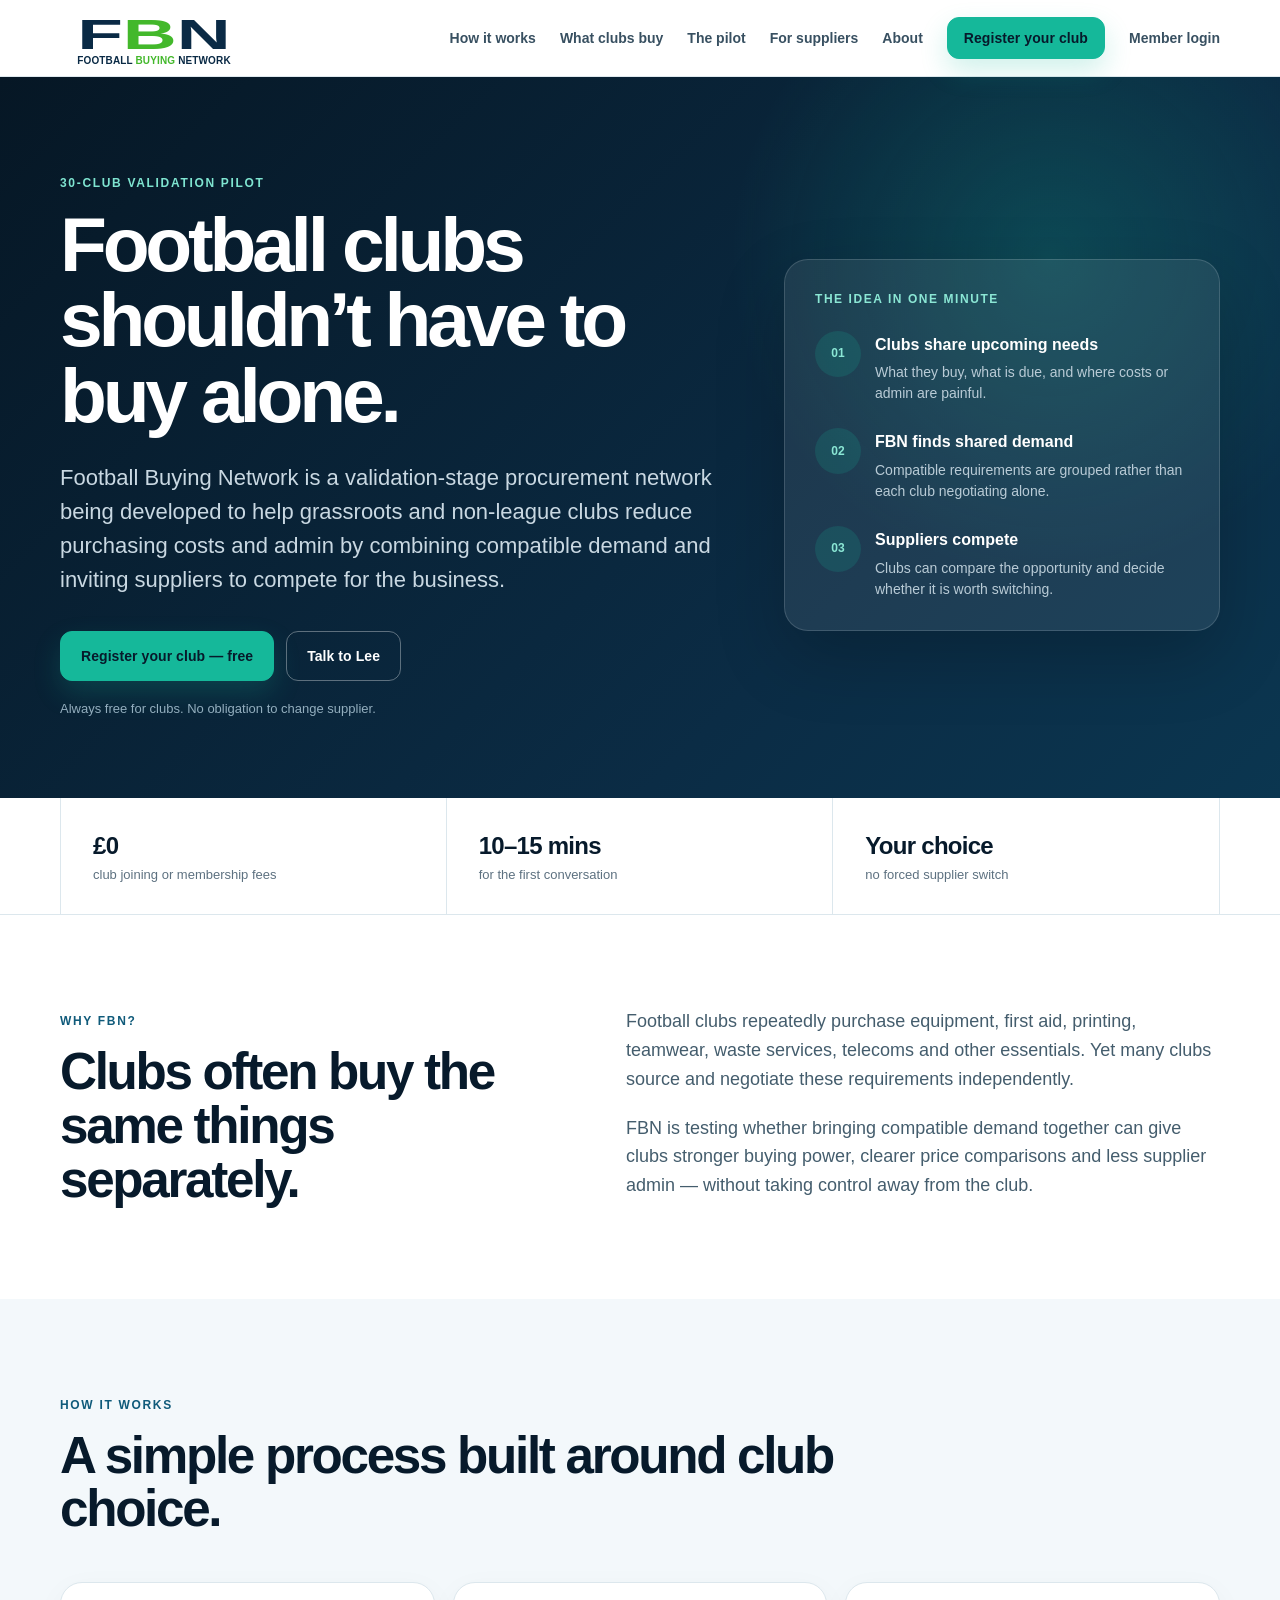
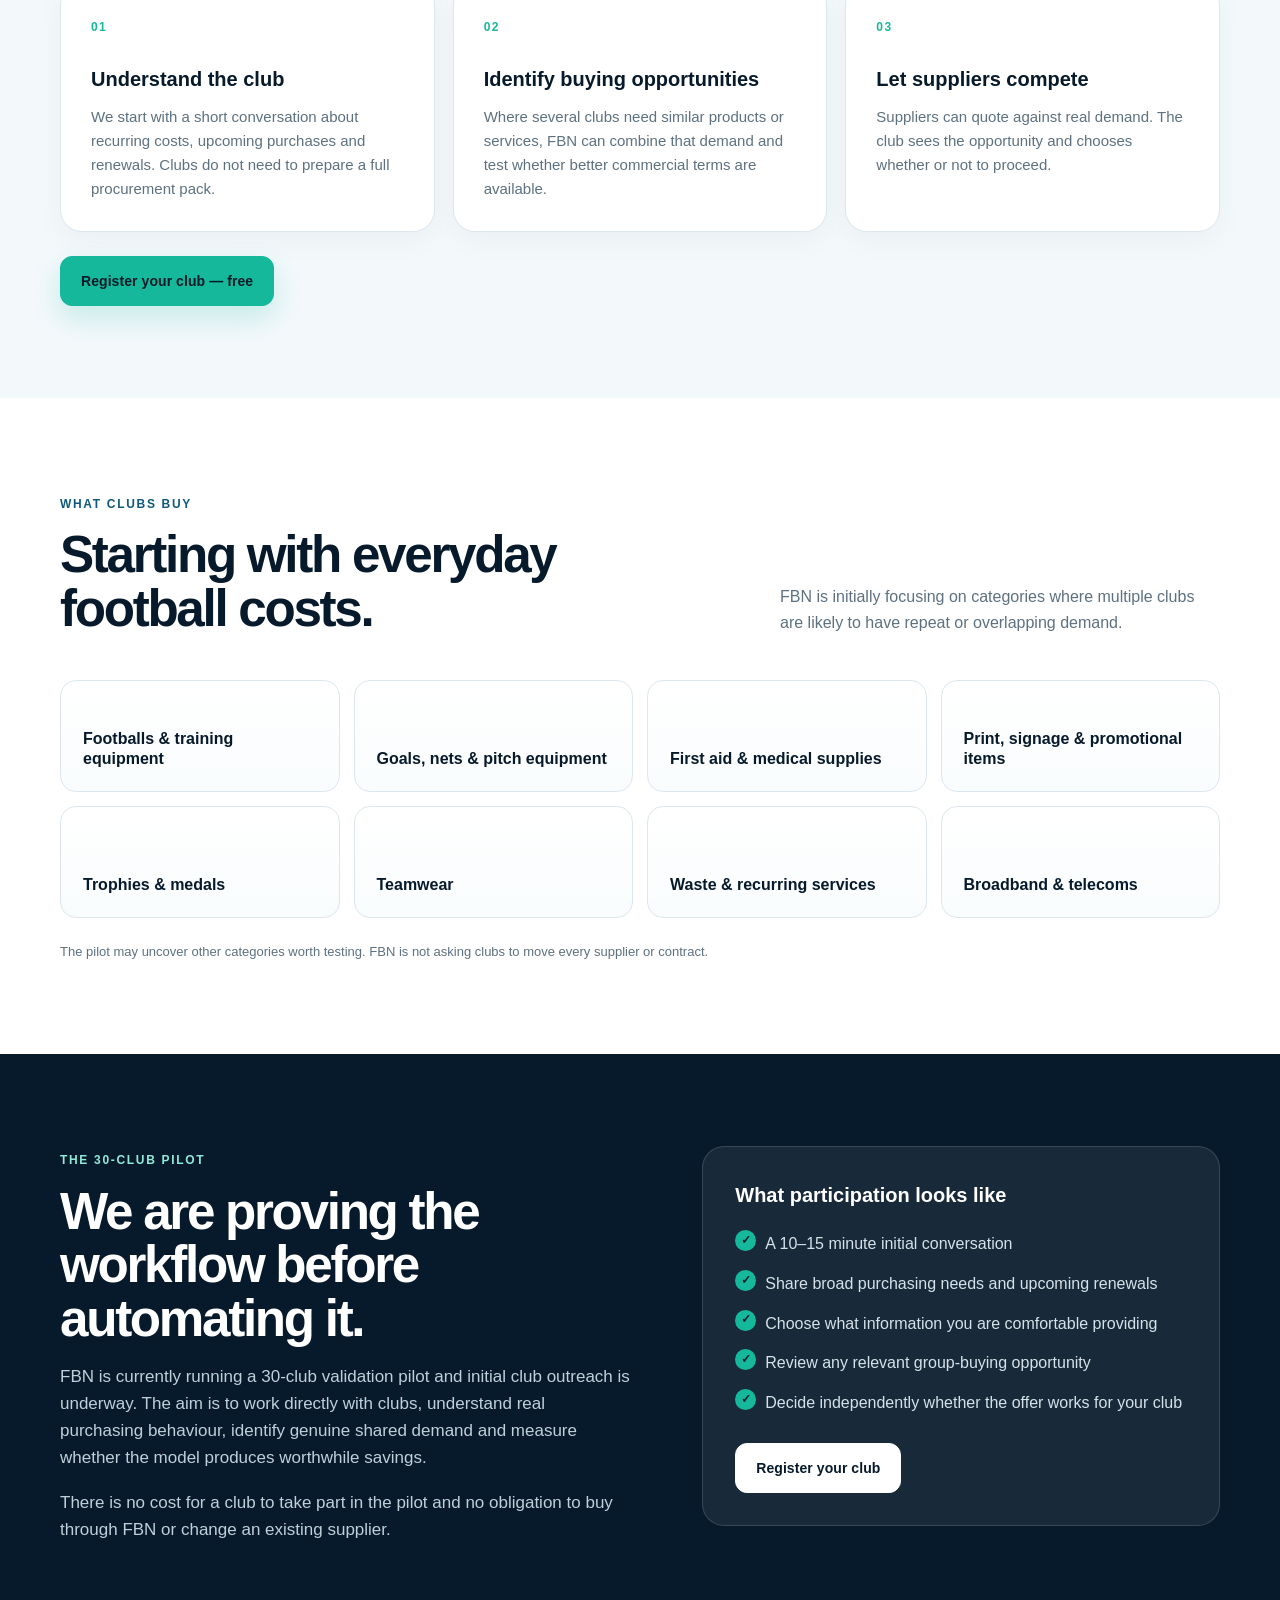
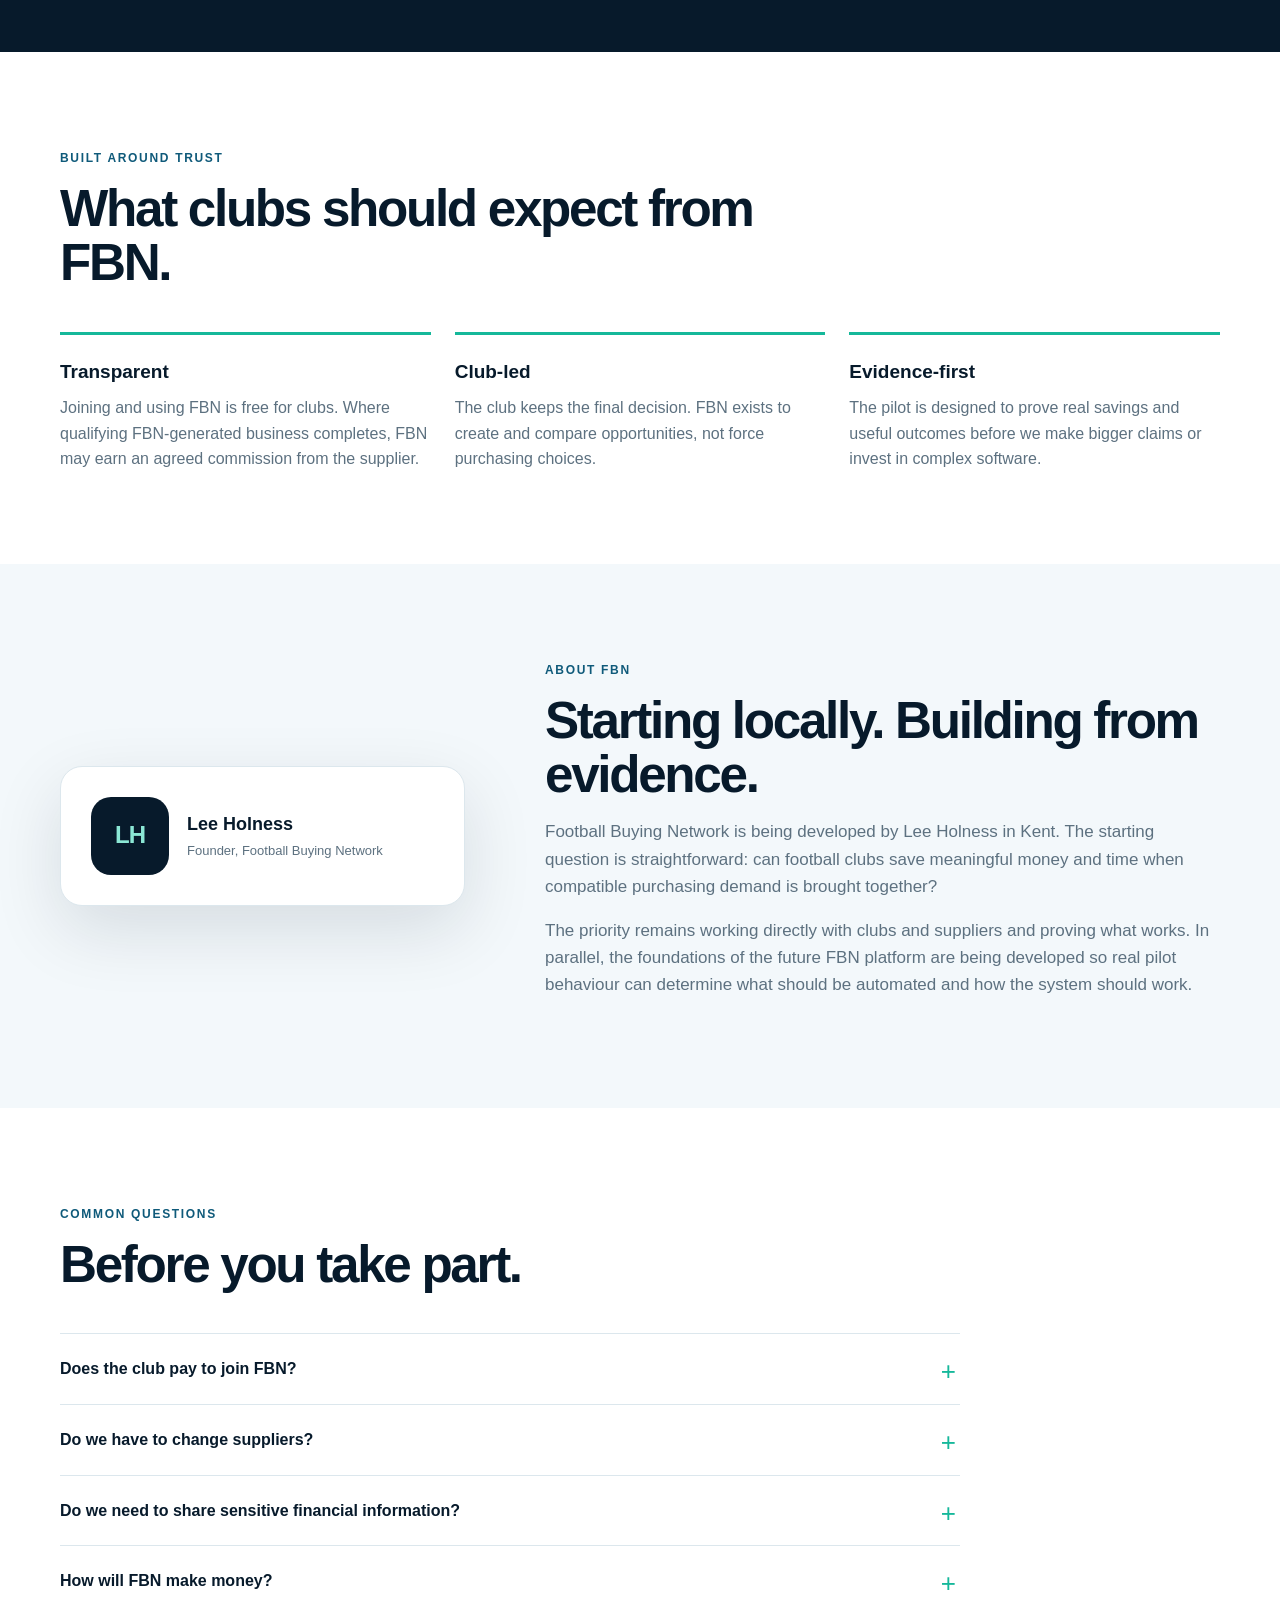
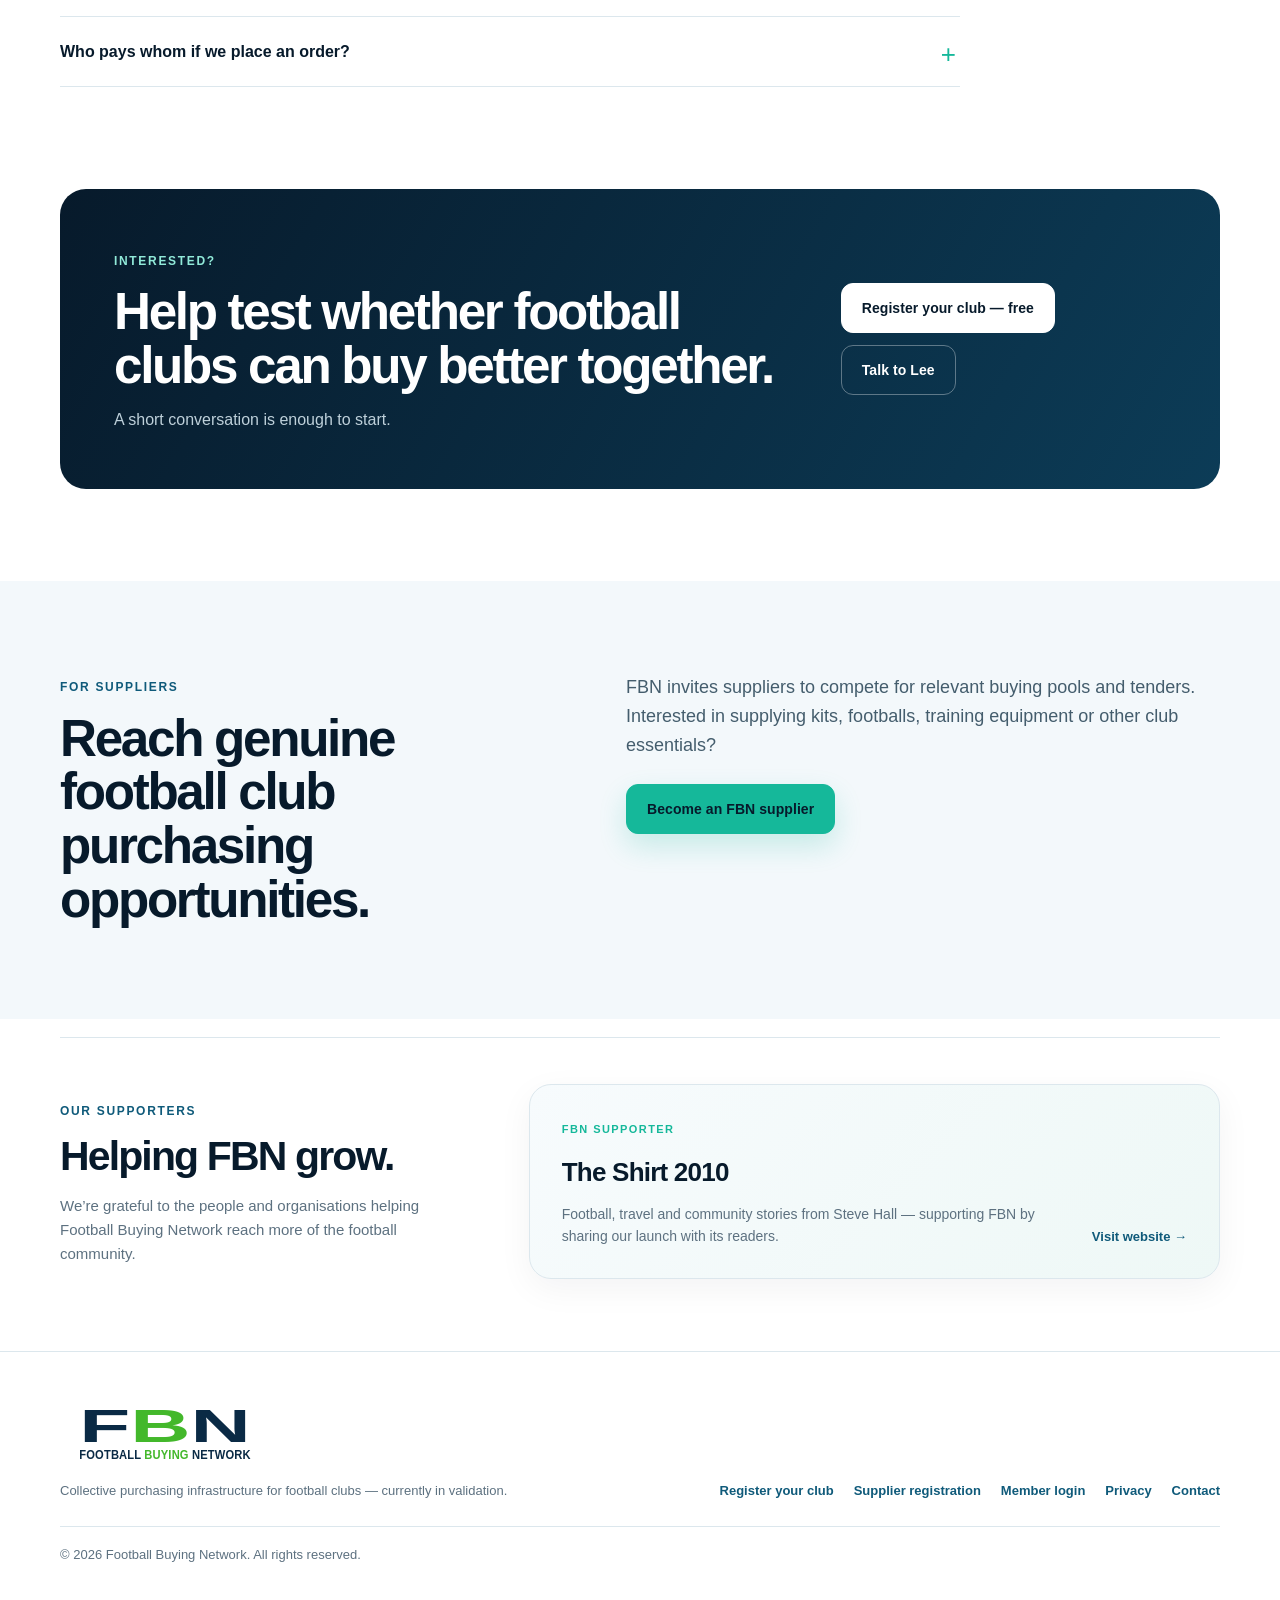
<file: index.html>
<!doctype html>
<html lang="en">
<head>
  <meta charset="utf-8">
  <meta name="viewport" content="width=device-width, initial-scale=1">
  <meta name="description" content="Football Buying Network is a validation-stage procurement network helping grassroots and non-league football clubs explore whether collective purchasing can reduce costs and admin.">
  <meta name="theme-color" content="#071a2b">
  <title>Football Buying Network | Smarter purchasing for football clubs</title>
  <link rel="icon" href="assets/favicon.svg" type="image/svg+xml">
  <link rel="stylesheet" href="styles.css?v=20261007-supporters">
  <style>.section-actions{margin-top:1.5rem}.nav-login{white-space:nowrap}</style>
</head>
<body>
  <a class="skip-link" href="#main">Skip to content</a>

  <header class="site-header">
    <div class="wrap nav-wrap">
      <a class="brand" href="#top" aria-label="Football Buying Network home">
          <img class="brand-logo" src="assets/fbn-logo.svg?v=20260927-final" alt="Football Buying Network">
        </a>

      <button class="menu-toggle" type="button" aria-expanded="false" aria-controls="site-nav">
        <span class="sr-only">Open menu</span>
        <span></span><span></span><span></span>
      </button>

      <nav id="site-nav" class="site-nav" aria-label="Main navigation">
        <a href="#how-it-works">How it works</a>
        <a href="#categories">What clubs buy</a>
        <a href="#pilot">The pilot</a>
        <a href="#suppliers">For suppliers</a>
        <a href="#about">About</a>
        <a class="button button-small" data-fbn-link="club" href="join.html">Register your club</a>
        <a class="nav-login" data-fbn-link="login" href="https://app.footballbuyingnetwork.co.uk/">Member login</a>
      </nav>
    </div>
  </header>

  <main id="main">
    <section id="top" class="hero">
      <div class="wrap hero-grid">
        <div class="hero-copy">
          <span class="eyebrow">30-club validation pilot</span>
          <h1>Football clubs shouldn’t have to buy alone.</h1>
          <p class="lead">Football Buying Network is a validation-stage procurement network being developed to help grassroots and non-league clubs reduce purchasing costs and admin by combining compatible demand and inviting suppliers to compete for the business.</p>
          <div class="hero-actions">
            <a class="button" data-fbn-link="club" href="join.html">Register your club — free</a>
            <a class="button button-ghost" href="mailto:lee@footballbuyingnetwork.co.uk?subject=Football%20Buying%20Network%20pilot">Talk to Lee</a>
          </div>
          <p class="micro">Always free for clubs. No obligation to change supplier.</p>
        </div>

        <aside class="hero-card" aria-label="Pilot overview">
          <p class="card-label">The idea in one minute</p>
          <ol class="flow-list">
            <li><span>01</span><div><strong>Clubs share upcoming needs</strong><p>What they buy, what is due, and where costs or admin are painful.</p></div></li>
            <li><span>02</span><div><strong>FBN finds shared demand</strong><p>Compatible requirements are grouped rather than each club negotiating alone.</p></div></li>
            <li><span>03</span><div><strong>Suppliers compete</strong><p>Clubs can compare the opportunity and decide whether it is worth switching.</p></div></li>
          </ol>
        </aside>
      </div>
    </section>

    <section class="proof-strip" aria-label="Pilot commitments">
      <div class="wrap proof-grid">
        <div><strong>£0</strong><span>club joining or membership fees</span></div>
        <div><strong>10–15 mins</strong><span>for the first conversation</span></div>
        <div><strong>Your choice</strong><span>no forced supplier switch</span></div>
      </div>
    </section>

    <section class="section" id="why">
      <div class="wrap split">
        <div>
          <span class="eyebrow">Why FBN?</span>
          <h2>Clubs often buy the same things separately.</h2>
        </div>
        <div class="rich-copy">
          <p>Football clubs repeatedly purchase equipment, first aid, printing, teamwear, waste services, telecoms and other essentials. Yet many clubs source and negotiate these requirements independently.</p>
          <p>FBN is testing whether bringing compatible demand together can give clubs stronger buying power, clearer price comparisons and less supplier admin — without taking control away from the club.</p>
        </div>
      </div>
    </section>

    <section class="section section-tint" id="how-it-works">
      <div class="wrap">
        <span class="eyebrow">How it works</span>
        <h2>A simple process built around club choice.</h2>
        <div class="steps">
          <article class="step-card">
            <span class="step-no">01</span>
            <h3>Understand the club</h3>
            <p>We start with a short conversation about recurring costs, upcoming purchases and renewals. Clubs do not need to prepare a full procurement pack.</p>
          </article>
          <article class="step-card">
            <span class="step-no">02</span>
            <h3>Identify buying opportunities</h3>
            <p>Where several clubs need similar products or services, FBN can combine that demand and test whether better commercial terms are available.</p>
          </article>
          <article class="step-card">
            <span class="step-no">03</span>
            <h3>Let suppliers compete</h3>
            <p>Suppliers can quote against real demand. The club sees the opportunity and chooses whether or not to proceed.</p>
          </article>
        </div>
        <div class="section-actions"><a class="button" data-fbn-link="club" href="join.html">Register your club — free</a></div>
      </div>
    </section>

    <section class="section" id="categories">
      <div class="wrap">
        <div class="section-head">
          <div>
            <span class="eyebrow">What clubs buy</span>
            <h2>Starting with everyday football costs.</h2>
          </div>
          <p>FBN is initially focusing on categories where multiple clubs are likely to have repeat or overlapping demand.</p>
        </div>
        <div class="category-grid">
          <div class="category">Footballs & training equipment</div>
          <div class="category">Goals, nets & pitch equipment</div>
          <div class="category">First aid & medical supplies</div>
          <div class="category">Print, signage & promotional items</div>
          <div class="category">Trophies & medals</div>
          <div class="category">Teamwear</div>
          <div class="category">Waste & recurring services</div>
          <div class="category">Broadband & telecoms</div>
        </div>
        <p class="note">The pilot may uncover other categories worth testing. FBN is not asking clubs to move every supplier or contract.</p>
      </div>
    </section>

    <section class="section pilot" id="pilot">
      <div class="wrap pilot-grid">
        <div>
          <span class="eyebrow eyebrow-light">The 30-club pilot</span>
          <h2>We are proving the workflow before automating it.</h2>
          <p>FBN is currently running a 30-club validation pilot and initial club outreach is underway. The aim is to work directly with clubs, understand real purchasing behaviour, identify genuine shared demand and measure whether the model produces worthwhile savings.</p>
          <p>There is no cost for a club to take part in the pilot and no obligation to buy through FBN or change an existing supplier.</p>
        </div>
        <div class="pilot-panel">
          <h3>What participation looks like</h3>
          <ul class="tick-list">
            <li>A 10–15 minute initial conversation</li>
            <li>Share broad purchasing needs and upcoming renewals</li>
            <li>Choose what information you are comfortable providing</li>
            <li>Review any relevant group-buying opportunity</li>
            <li>Decide independently whether the offer works for your club</li>
          </ul>
          <a class="button button-light" data-fbn-link="club" href="join.html">Register your club</a>
        </div>
      </div>
    </section>

    <section class="section" id="principles">
      <div class="wrap">
        <span class="eyebrow">Built around trust</span>
        <h2>What clubs should expect from FBN.</h2>
        <div class="principle-grid">
          <article><h3>Transparent</h3><p>Joining and using FBN is free for clubs. Where qualifying FBN-generated business completes, FBN may earn an agreed commission from the supplier.</p></article>
          <article><h3>Club-led</h3><p>The club keeps the final decision. FBN exists to create and compare opportunities, not force purchasing choices.</p></article>
          <article><h3>Evidence-first</h3><p>The pilot is designed to prove real savings and useful outcomes before we make bigger claims or invest in complex software.</p></article>
        </div>
      </div>
    </section>

    <section class="section section-tint" id="about">
      <div class="wrap about-grid">
        <div class="founder-card" aria-hidden="true">
          <div class="founder-mark">LH</div>
          <div>
            <strong>Lee Holness</strong>
            <span>Founder, Football Buying Network</span>
          </div>
        </div>
        <div>
          <span class="eyebrow">About FBN</span>
          <h2>Starting locally. Building from evidence.</h2>
          <p>Football Buying Network is being developed by Lee Holness in Kent. The starting question is straightforward: can football clubs save meaningful money and time when compatible purchasing demand is brought together?</p>
          <p>The priority remains working directly with clubs and suppliers and proving what works. In parallel, the foundations of the future FBN platform are being developed so real pilot behaviour can determine what should be automated and how the system should work.</p>
        </div>
      </div>
    </section>

    <section class="section faq" id="faq">
      <div class="wrap">
        <span class="eyebrow">Common questions</span>
        <h2>Before you take part.</h2>
        <div class="faq-list">
          <details>
            <summary>Does the club pay to join FBN?</summary>
            <p>No. FBN does not charge clubs to join or participate.</p>
          </details>
          <details>
            <summary>Do we have to change suppliers?</summary>
            <p>No. Clubs remain in control of their purchasing decisions. If an FBN opportunity is not right for your club, you do not have to proceed.</p>
          </details>
          <details>
            <summary>Do we need to share sensitive financial information?</summary>
            <p>No. The pilot focuses on purchasing categories, approximate spend, suppliers, renewal timing and buying needs. Clubs should not share bank details, card details, passwords, payroll data or other unnecessary sensitive information.</p>
          </details>
          <details>
            <summary>How will FBN make money?</summary>
            <p>The pilot model is supplier-funded. Clubs do not pay FBN to take part. Where qualifying FBN-generated business completes, FBN can earn an agreed supplier commission. FBN is funded through agreed supplier commissions on qualifying transactions.</p>
          </details>
          <details>
            <summary>Who pays whom if we place an order?</summary>
            <p>The club orders from and pays the supplier directly. FBN does not take the club’s purchase money. Once the supplier confirms qualifying FBN-generated business has completed and been paid, FBN separately reconciles and invoices any agreed supplier commission.</p>
          </details>
        </div>
      </div>
    </section>

    <section class="section cta">
      <div class="wrap cta-box">
        <div>
          <span class="eyebrow eyebrow-light">Interested?</span>
          <h2>Help test whether football clubs can buy better together.</h2>
          <p>A short conversation is enough to start.</p>
        </div>
        <div class="cta-actions"><a class="button button-light" data-fbn-link="club" href="join.html">Register your club — free</a><a class="button button-ghost" href="mailto:lee@footballbuyingnetwork.co.uk?subject=Football%20Buying%20Network%20pilot">Talk to Lee</a></div>
      </div>
    </section>
    <section class="section section-tint" id="suppliers">
      <div class="wrap split">
        <div><span class="eyebrow">For suppliers</span><h2>Reach genuine football club purchasing opportunities.</h2></div>
        <div class="rich-copy"><p>FBN invites suppliers to compete for relevant buying pools and tenders. Interested in supplying kits, footballs, training equipment or other club essentials?</p><div class="section-actions"><a class="button" data-fbn-link="supplier" href="mailto:lee@footballbuyingnetwork.co.uk?subject=FBN%20supplier%20registration">Become an FBN supplier</a></div></div>
      </div>
    </section>
    <section class="section supporters" id="supporters">
      <div class="wrap supporters-shell">
        <div class="supporters-copy">
          <span class="eyebrow">Our supporters</span>
          <h2>Helping FBN grow.</h2>
          <p>We’re grateful to the people and organisations helping Football Buying Network reach more of the football community.</p>
        </div>

        <a class="supporter-card" href="https://theshirt2010.co.uk/" target="_blank" rel="noopener noreferrer" aria-label="Visit The Shirt 2010 website">
          <div>
            <span class="supporter-type">FBN Supporter</span>
            <h3>The Shirt 2010</h3>
            <p>Football, travel and community stories from Steve Hall — supporting FBN by sharing our launch with its readers.</p>
          </div>
          <span class="supporter-link">Visit website <span aria-hidden="true">→</span></span>
        </a>
      </div>
    </section>
  </main>

  <footer class="site-footer">
    <div class="wrap footer-grid">
      <div>
        <a class="brand footer-brand" href="#top">
          <img class="brand-logo" src="assets/fbn-logo.svg?v=20260927-final" alt="Football Buying Network">
        </a>
        <p>Collective purchasing infrastructure for football clubs — currently in validation.</p>
      </div>
      <div class="footer-links">
        <a data-fbn-link="club" href="join.html">Register your club</a>
        <a data-fbn-link="supplier" href="mailto:lee@footballbuyingnetwork.co.uk?subject=FBN%20supplier%20registration">Supplier registration</a>
        <a data-fbn-link="login" href="https://app.footballbuyingnetwork.co.uk/">Member login</a>
        <a href="privacy.html">Privacy</a>
        <a href="mailto:lee@footballbuyingnetwork.co.uk?subject=Football%20Buying%20Network">Contact</a>
      </div>
      <p class="copyright">© <span id="year"></span> Football Buying Network. All rights reserved.</p>
    </div>
  </footer>

  <script src="app-links.js"></script>
  <script src="script.js"></script>
</body>
</html>
</file>
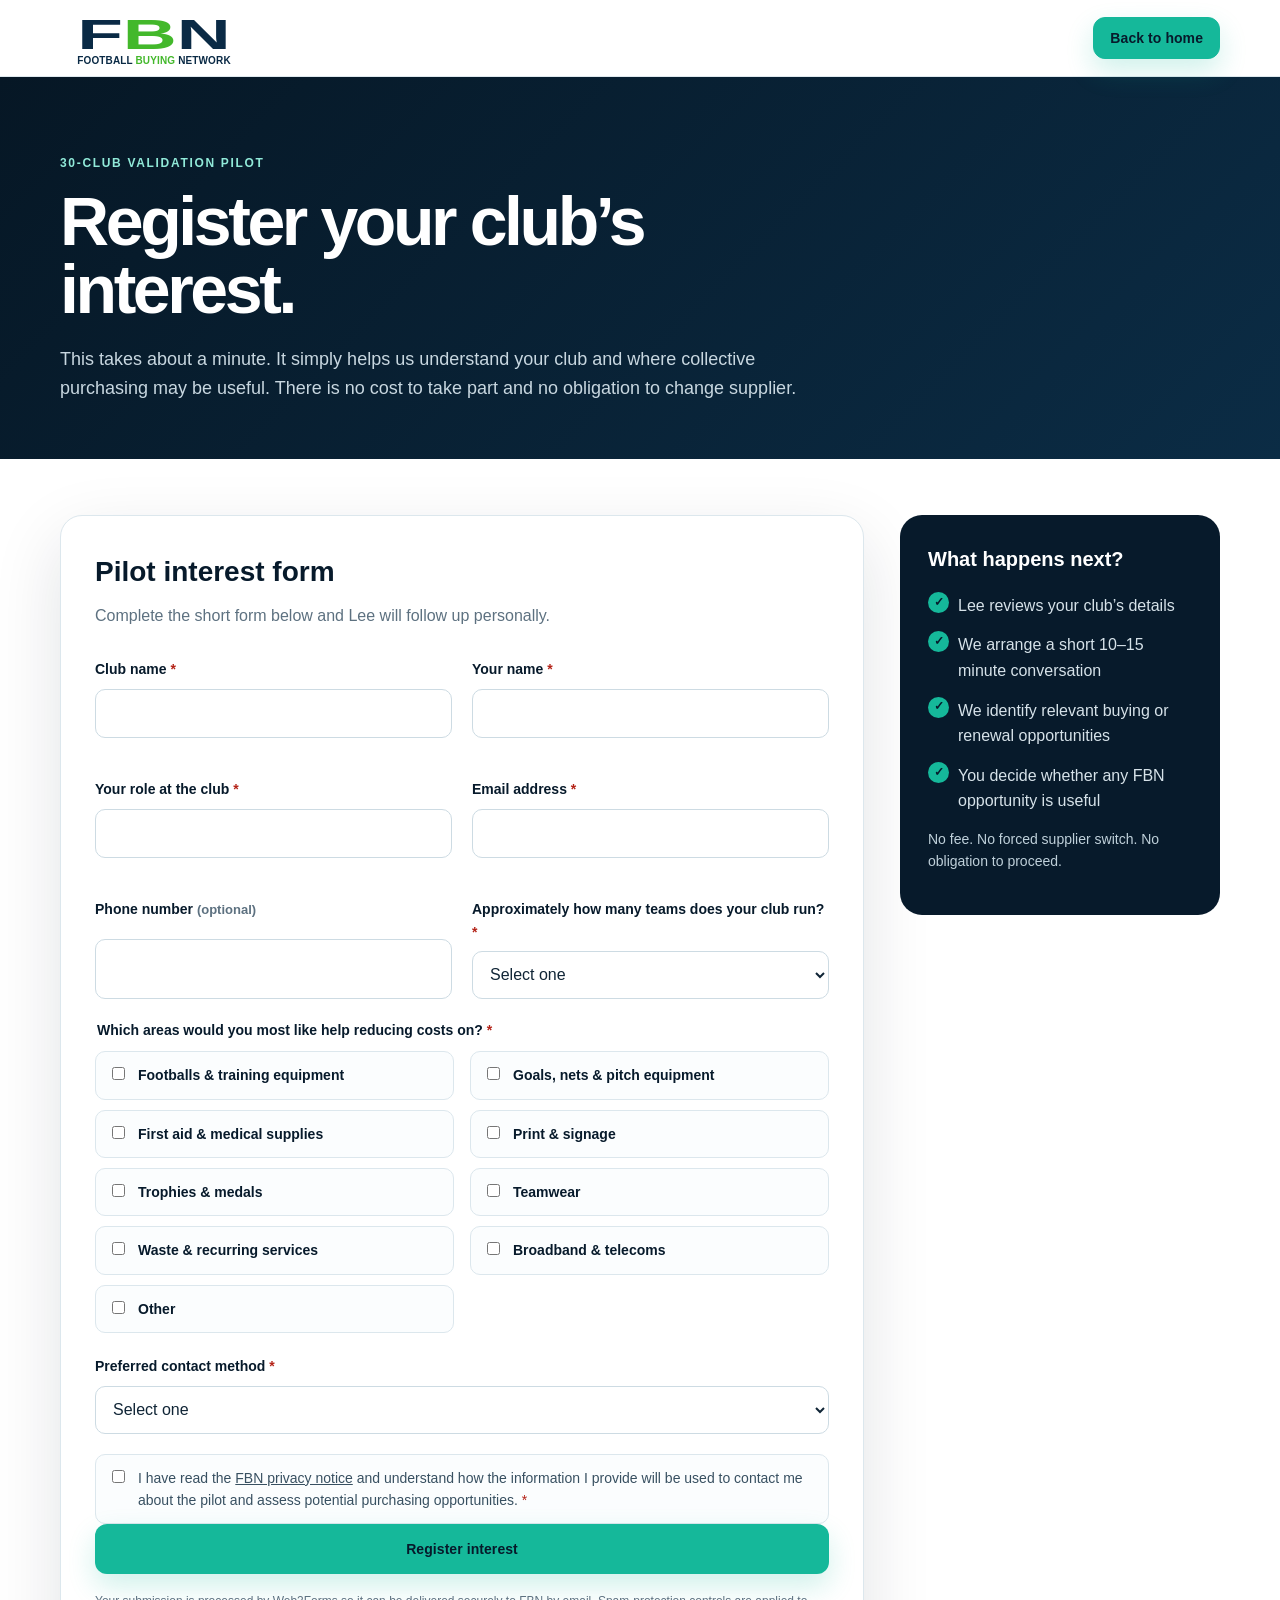
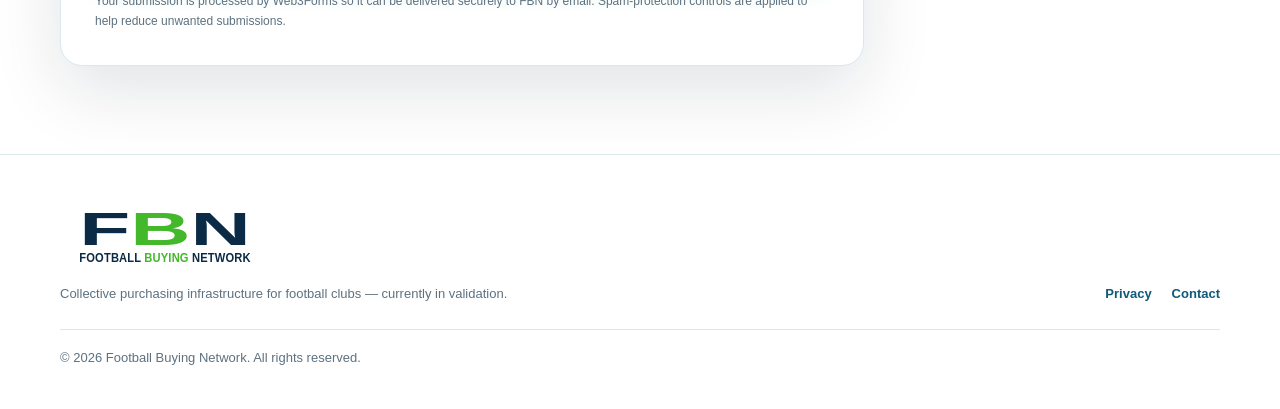
<file: join.html>
<!doctype html>
<html lang="en">
<head>
  <meta charset="utf-8">
  <meta name="viewport" content="width=device-width, initial-scale=1">
  <meta name="description" content="Register your club's interest in the Football Buying Network 30-club validation pilot.">
  <meta name="theme-color" content="#071a2b">
  <title>Join the Pilot | Football Buying Network</title>
  <link rel="icon" href="assets/favicon.svg" type="image/svg+xml">
  <link rel="stylesheet" href="styles.css">
</head>
<body>
  <header class="site-header">
    <div class="wrap nav-wrap">
      <a class="brand" href="index.html" aria-label="Football Buying Network home">
          <img class="brand-logo" src="assets/fbn-logo.svg?v=20260927-final" alt="Football Buying Network">
        </a>
      <a class="button button-small" href="index.html">Back to home</a>
    </div>
  </header>

  <main>
    <section class="form-hero">
      <div class="wrap">
        <span class="eyebrow eyebrow-light">30-club validation pilot</span>
        <h1>Register your club’s interest.</h1>
        <p>This takes about a minute. It simply helps us understand your club and where collective purchasing may be useful. There is no cost to take part and no obligation to change supplier.</p>
      </div>
    </section>

    <div class="wrap form-shell">
      <section class="form-card" aria-labelledby="form-title">
        <h2 id="form-title">Pilot interest form</h2>
        <p>Complete the short form below and Lee will follow up personally.</p>

        <form action="https://api.web3forms.com/submit" method="POST">
          <input type="hidden" name="access_key" value="24cc8421-e1ac-4268-a3cf-7a0f6edebf78">
          <input type="hidden" name="subject" value="New FBN Pilot Interest">
          <input type="hidden" name="redirect" value="https://www.footballbuyingnetwork.co.uk/thank-you.html">
          <input type="checkbox" name="botcheck" class="honey" style="display:none" tabindex="-1" autocomplete="off" aria-hidden="true">

          <div class="form-grid">
            <div class="form-group">
              <label for="club">Club name <span class="required">*</span></label>
              <input id="club" name="Club name" type="text" autocomplete="organization" required>
            </div>
            <div class="form-group">
              <label for="name">Your name <span class="required">*</span></label>
              <input id="name" name="Name" type="text" autocomplete="name" required>
            </div>
            <div class="form-group">
              <label for="role">Your role at the club <span class="required">*</span></label>
              <input id="role" name="Role at club" type="text" autocomplete="organization-title" required>
            </div>
            <div class="form-group">
              <label for="email">Email address <span class="required">*</span></label>
              <input id="email" name="email" type="email" autocomplete="email" required>
            </div>
            <div class="form-group">
              <label for="phone">Phone number <span class="note">(optional)</span></label>
              <input id="phone" name="Phone number" type="tel" autocomplete="tel">
            </div>
            <div class="form-group">
              <label for="teams">Approximately how many teams does your club run? <span class="required">*</span></label>
              <select id="teams" name="Approximate team count" required>
                <option value="" selected disabled>Select one</option>
                <option>1–5</option>
                <option>6–10</option>
                <option>11–20</option>
                <option>21–40</option>
                <option>41+</option>
              </select>
            </div>
          </div>

          <fieldset class="form-group full">
            <legend>Which areas would you most like help reducing costs on? <span class="required">*</span></legend>
            <div class="check-grid">
              <label class="check-option"><input type="checkbox" name="Areas of interest" value="Footballs & training equipment"> <span>Footballs & training equipment</span></label>
              <label class="check-option"><input type="checkbox" name="Areas of interest" value="Goals, nets & pitch equipment"> <span>Goals, nets & pitch equipment</span></label>
              <label class="check-option"><input type="checkbox" name="Areas of interest" value="First aid & medical supplies"> <span>First aid & medical supplies</span></label>
              <label class="check-option"><input type="checkbox" name="Areas of interest" value="Print & signage"> <span>Print & signage</span></label>
              <label class="check-option"><input type="checkbox" name="Areas of interest" value="Trophies & medals"> <span>Trophies & medals</span></label>
              <label class="check-option"><input type="checkbox" name="Areas of interest" value="Teamwear"> <span>Teamwear</span></label>
              <label class="check-option"><input type="checkbox" name="Areas of interest" value="Waste & recurring services"> <span>Waste & recurring services</span></label>
              <label class="check-option"><input type="checkbox" name="Areas of interest" value="Broadband & telecoms"> <span>Broadband & telecoms</span></label>
              <label class="check-option"><input type="checkbox" name="Areas of interest" value="Other"> <span>Other</span></label>
            </div>
          </fieldset>

          <div class="form-group full">
            <label for="contact">Preferred contact method <span class="required">*</span></label>
            <select id="contact" name="Preferred contact method" required>
              <option value="" selected disabled>Select one</option>
              <option>Email</option>
              <option>Phone</option>
              <option>Either is fine</option>
            </select>
          </div>

          <label class="check-option" for="privacy-check">
            <input id="privacy-check" name="Privacy acknowledgement" type="checkbox" value="Acknowledged" required>
            <span>I have read the <a href="privacy.html" target="_blank" rel="noopener">FBN privacy notice</a> and understand how the information I provide will be used to contact me about the pilot and assess potential purchasing opportunities. <span class="required">*</span></span>
          </label>

          <button class="button form-submit" type="submit">Register interest</button>
          <p class="form-note">Your submission is processed by Web3Forms so it can be delivered securely to FBN by email. Spam-protection controls are applied to help reduce unwanted submissions.</p>
        </form>
      </section>

      <aside class="form-aside">
        <h3>What happens next?</h3>
        <ul class="tick-list">
          <li>Lee reviews your club’s details</li>
          <li>We arrange a short 10–15 minute conversation</li>
          <li>We identify relevant buying or renewal opportunities</li>
          <li>You decide whether any FBN opportunity is useful</li>
        </ul>
        <p>No fee. No forced supplier switch. No obligation to proceed.</p>
      </aside>
    </div>
  </main>

  <footer class="site-footer">
    <div class="wrap footer-grid">
      <div>
        <a class="brand footer-brand" href="index.html">
          <img class="brand-logo" src="assets/fbn-logo.svg?v=20260927-final" alt="Football Buying Network">
        </a>
        <p>Collective purchasing infrastructure for football clubs — currently in validation.</p>
      </div>
      <div class="footer-links">
        <a href="privacy.html">Privacy</a>
        <a href="mailto:lee@footballbuyingnetwork.co.uk?subject=Football%20Buying%20Network">Contact</a>
      </div>
      <p class="copyright">© <span id="year"></span> Football Buying Network. All rights reserved.</p>
    </div>
  </footer>

  <script src="script.js"></script>
  <script>
    const areaBoxes = Array.from(document.querySelectorAll('input[name="Areas of interest"]'));
    const form = document.querySelector('form');
    form.addEventListener('submit', (event) => {
      if (!areaBoxes.some(box => box.checked)) {
        event.preventDefault();
        areaBoxes[0].setCustomValidity('Please select at least one area.');
        areaBoxes[0].reportValidity();
      }
    });
    areaBoxes.forEach(box => box.addEventListener('change', () => areaBoxes[0].setCustomValidity('')));
  </script>
</body>
</html>
</file>
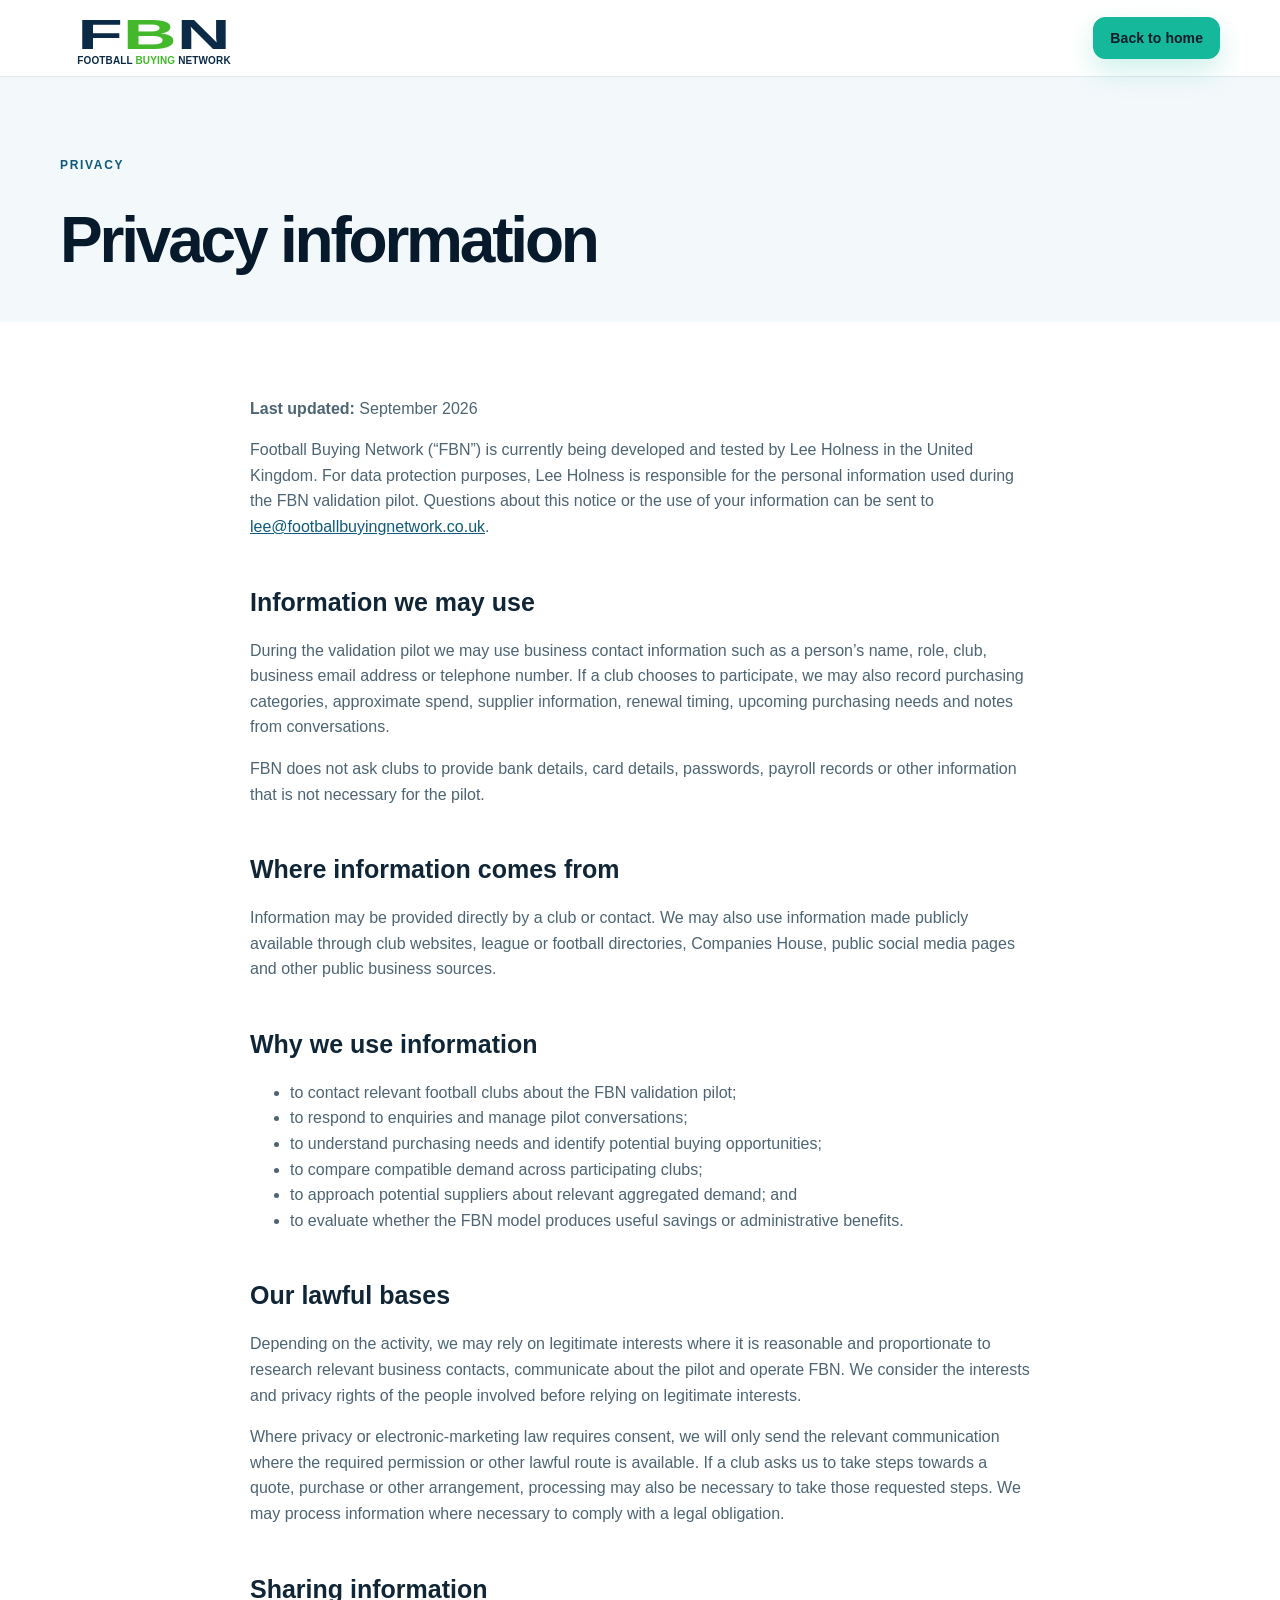
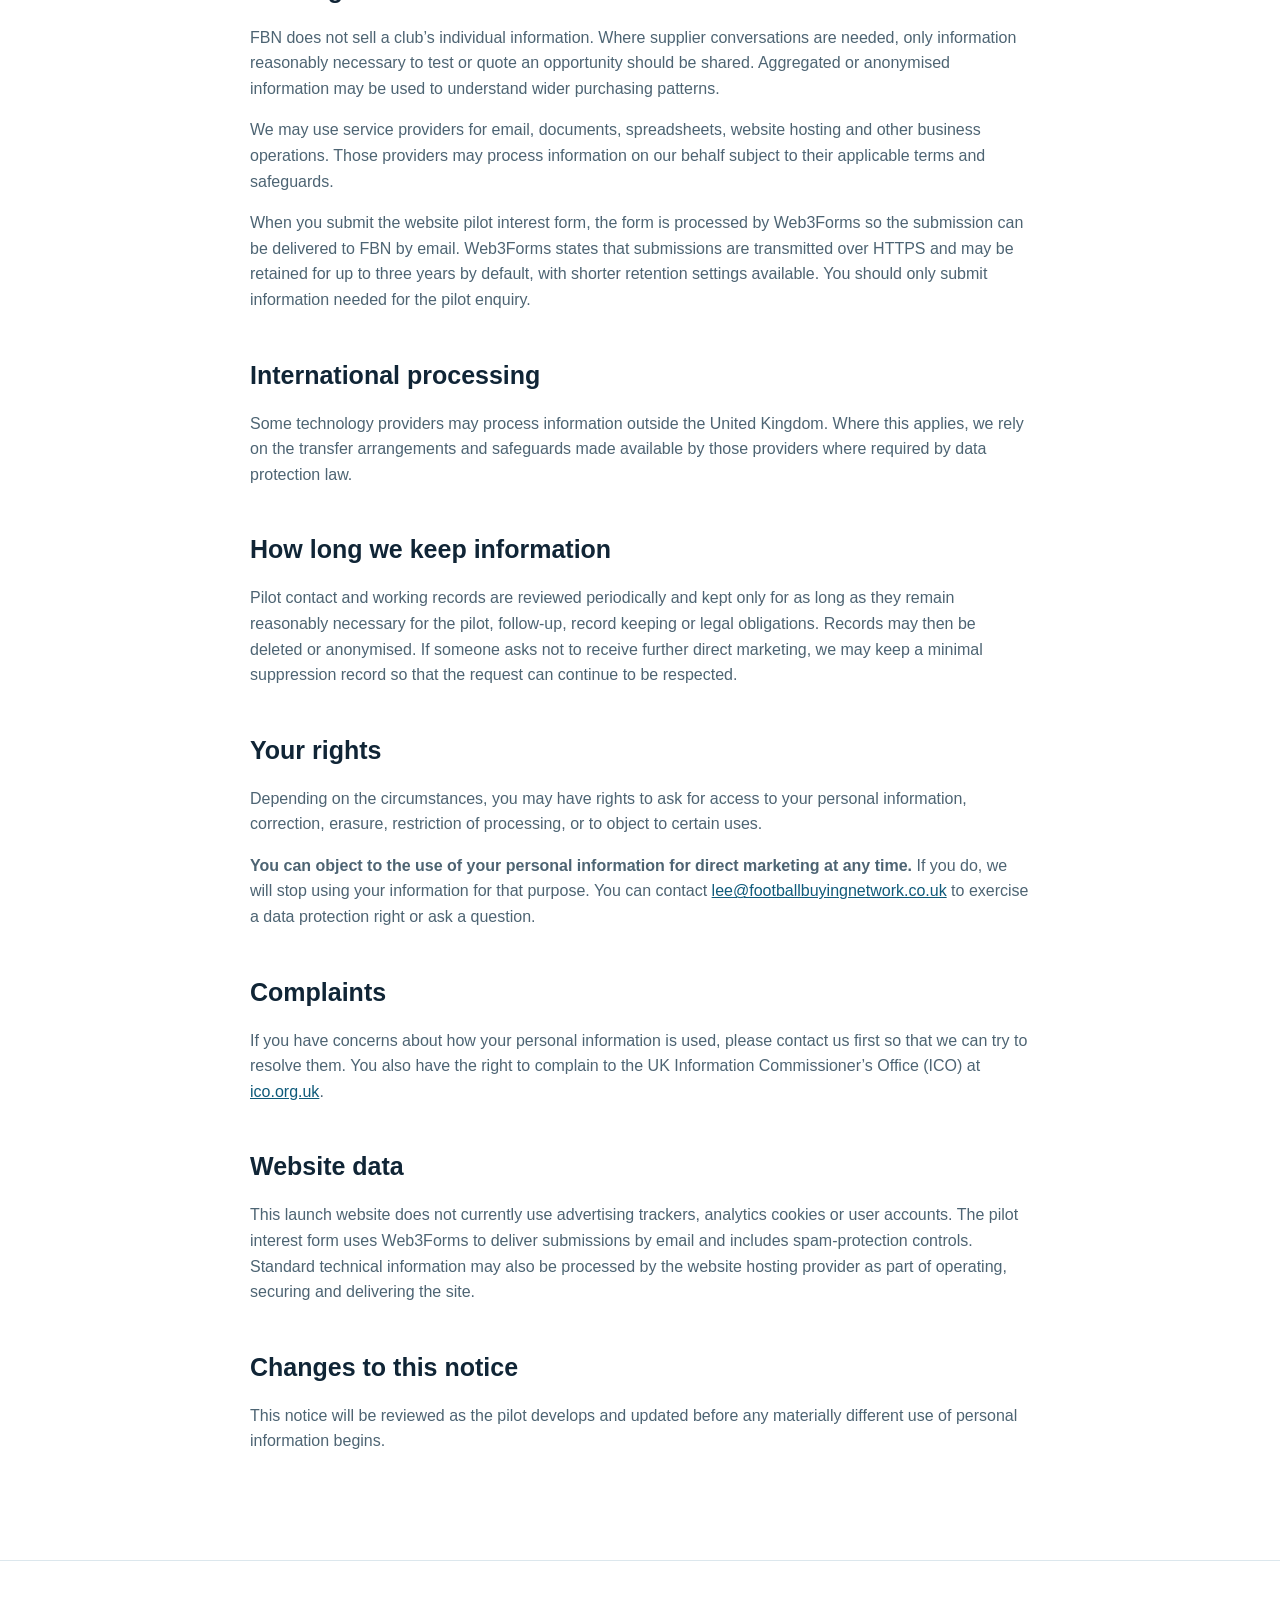
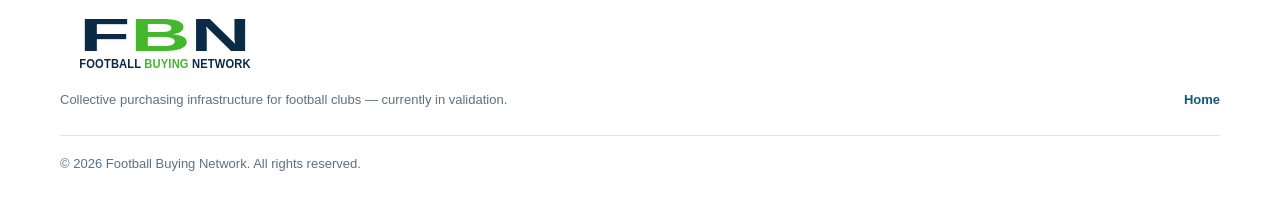
<file: privacy.html>
<!doctype html>
<html lang="en">
<head>
  <meta charset="utf-8">
  <meta name="viewport" content="width=device-width, initial-scale=1">
  <meta name="description" content="Privacy information for Football Buying Network.">
  <meta name="theme-color" content="#071a2b">
  <title>Privacy | Football Buying Network</title>
  <link rel="icon" href="assets/favicon.svg" type="image/svg+xml">
  <link rel="stylesheet" href="styles.css">
</head>
<body>
  <header class="site-header">
    <div class="wrap nav-wrap">
      <a class="brand" href="index.html">
          <img class="brand-logo" src="assets/fbn-logo.svg?v=20260927-final" alt="Football Buying Network">
        </a>
      <a class="button button-small" href="index.html">Back to home</a>
    </div>
  </header>

  <main>
    <section class="privacy-hero">
      <div class="wrap">
        <span class="eyebrow">Privacy</span>
        <h1>Privacy information</h1>
      </div>
    </section>

    <div class="wrap privacy-content">
      <p><strong>Last updated:</strong> September 2026</p>
      <p>Football Buying Network (“FBN”) is currently being developed and tested by Lee Holness in the United Kingdom. For data protection purposes, Lee Holness is responsible for the personal information used during the FBN validation pilot. Questions about this notice or the use of your information can be sent to <a href="mailto:lee@footballbuyingnetwork.co.uk">lee@footballbuyingnetwork.co.uk</a>.</p>

      <h2>Information we may use</h2>
      <p>During the validation pilot we may use business contact information such as a person’s name, role, club, business email address or telephone number. If a club chooses to participate, we may also record purchasing categories, approximate spend, supplier information, renewal timing, upcoming purchasing needs and notes from conversations.</p>
      <p>FBN does not ask clubs to provide bank details, card details, passwords, payroll records or other information that is not necessary for the pilot.</p>

      <h2>Where information comes from</h2>
      <p>Information may be provided directly by a club or contact. We may also use information made publicly available through club websites, league or football directories, Companies House, public social media pages and other public business sources.</p>

      <h2>Why we use information</h2>
      <ul>
        <li>to contact relevant football clubs about the FBN validation pilot;</li>
        <li>to respond to enquiries and manage pilot conversations;</li>
        <li>to understand purchasing needs and identify potential buying opportunities;</li>
        <li>to compare compatible demand across participating clubs;</li>
        <li>to approach potential suppliers about relevant aggregated demand; and</li>
        <li>to evaluate whether the FBN model produces useful savings or administrative benefits.</li>
      </ul>

      <h2>Our lawful bases</h2>
      <p>Depending on the activity, we may rely on legitimate interests where it is reasonable and proportionate to research relevant business contacts, communicate about the pilot and operate FBN. We consider the interests and privacy rights of the people involved before relying on legitimate interests.</p>
      <p>Where privacy or electronic-marketing law requires consent, we will only send the relevant communication where the required permission or other lawful route is available. If a club asks us to take steps towards a quote, purchase or other arrangement, processing may also be necessary to take those requested steps. We may process information where necessary to comply with a legal obligation.</p>

      <h2>Sharing information</h2>
      <p>FBN does not sell a club’s individual information. Where supplier conversations are needed, only information reasonably necessary to test or quote an opportunity should be shared. Aggregated or anonymised information may be used to understand wider purchasing patterns.</p>
      <p>We may use service providers for email, documents, spreadsheets, website hosting and other business operations. Those providers may process information on our behalf subject to their applicable terms and safeguards.</p><p>When you submit the website pilot interest form, the form is processed by Web3Forms so the submission can be delivered to FBN by email. Web3Forms states that submissions are transmitted over HTTPS and may be retained for up to three years by default, with shorter retention settings available. You should only submit information needed for the pilot enquiry.</p>

      <h2>International processing</h2>
      <p>Some technology providers may process information outside the United Kingdom. Where this applies, we rely on the transfer arrangements and safeguards made available by those providers where required by data protection law.</p>

      <h2>How long we keep information</h2>
      <p>Pilot contact and working records are reviewed periodically and kept only for as long as they remain reasonably necessary for the pilot, follow-up, record keeping or legal obligations. Records may then be deleted or anonymised. If someone asks not to receive further direct marketing, we may keep a minimal suppression record so that the request can continue to be respected.</p>

      <h2>Your rights</h2>
      <p>Depending on the circumstances, you may have rights to ask for access to your personal information, correction, erasure, restriction of processing, or to object to certain uses.</p>
      <p><strong>You can object to the use of your personal information for direct marketing at any time.</strong> If you do, we will stop using your information for that purpose. You can contact <a href="mailto:lee@footballbuyingnetwork.co.uk">lee@footballbuyingnetwork.co.uk</a> to exercise a data protection right or ask a question.</p>

      <h2>Complaints</h2>
      <p>If you have concerns about how your personal information is used, please contact us first so that we can try to resolve them. You also have the right to complain to the UK Information Commissioner’s Office (ICO) at <a href="https://ico.org.uk/make-a-complaint/" rel="noopener">ico.org.uk</a>.</p>

      <h2>Website data</h2>
      <p>This launch website does not currently use advertising trackers, analytics cookies or user accounts. The pilot interest form uses Web3Forms to deliver submissions by email and includes spam-protection controls. Standard technical information may also be processed by the website hosting provider as part of operating, securing and delivering the site.</p>

      <h2>Changes to this notice</h2>
      <p>This notice will be reviewed as the pilot develops and updated before any materially different use of personal information begins.</p>
    </div>
  </main>

  <footer class="site-footer">
    <div class="wrap footer-grid">
      <div>
        <a class="brand footer-brand" href="index.html">
          <img class="brand-logo" src="assets/fbn-logo.svg?v=20260927-final" alt="Football Buying Network">
        </a>
        <p>Collective purchasing infrastructure for football clubs — currently in validation.</p>
      </div>
      <div class="footer-links"><a href="index.html">Home</a></div>
      <p class="copyright">© <span id="year"></span> Football Buying Network. All rights reserved.</p>
    </div>
  </footer>

  <script src="script.js"></script>
</body>
</html>
</file>
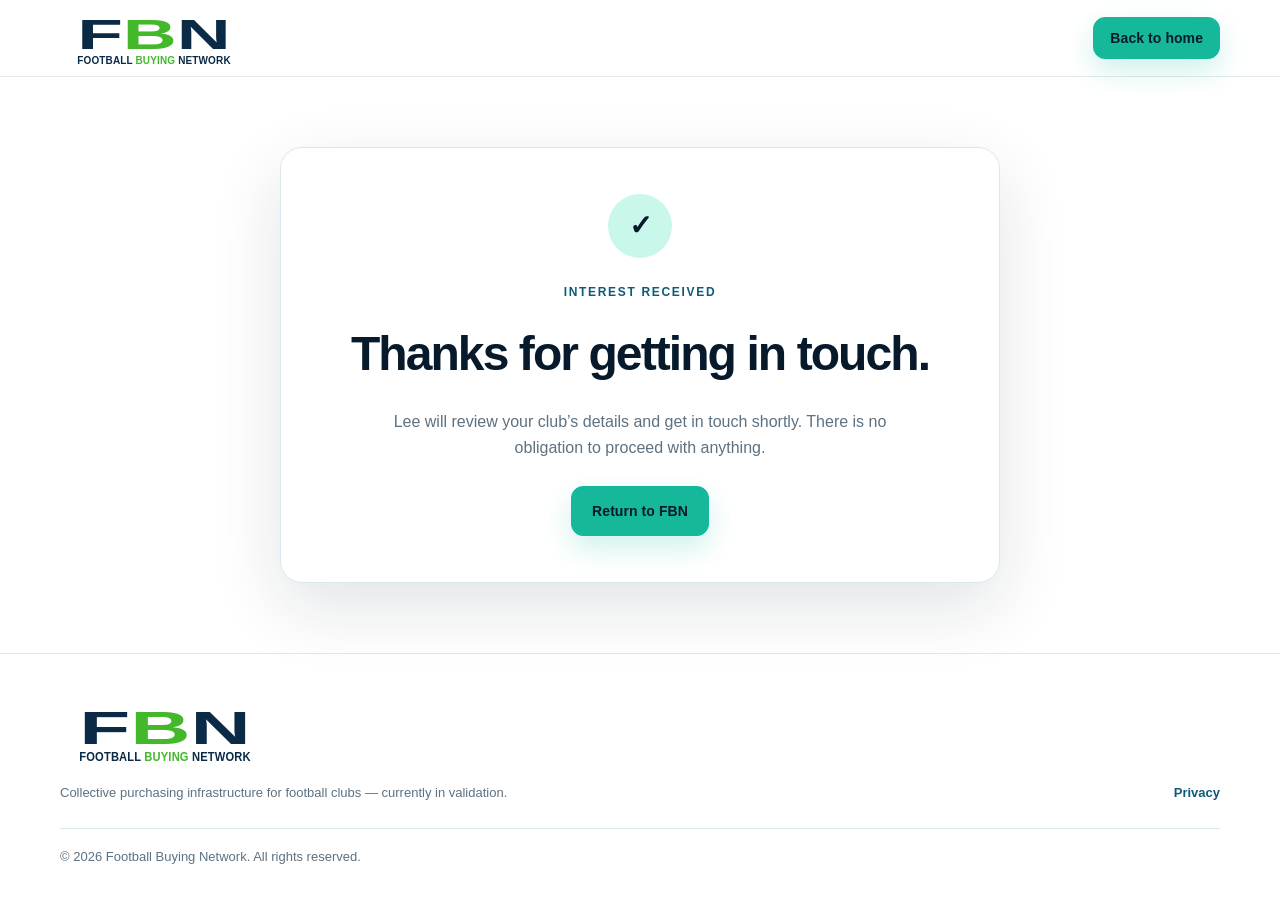
<file: thank-you.html>
<!doctype html>
<html lang="en">
<head>
  <meta charset="utf-8">
  <meta name="viewport" content="width=device-width, initial-scale=1">
  <meta name="robots" content="noindex">
  <meta name="theme-color" content="#071a2b">
  <title>Interest received | Football Buying Network</title>
  <link rel="icon" href="assets/favicon.svg" type="image/svg+xml">
  <link rel="stylesheet" href="styles.css">
</head>
<body>
  <header class="site-header">
    <div class="wrap nav-wrap">
      <a class="brand" href="index.html">
          <img class="brand-logo" src="assets/fbn-logo.svg?v=20260927-final" alt="Football Buying Network">
        </a>
      <a class="button button-small" href="index.html">Back to home</a>
    </div>
  </header>
  <main class="wrap thanks-wrap">
    <section class="thanks-card">
      <div class="thanks-mark">✓</div>
      <span class="eyebrow">Interest received</span>
      <h1>Thanks for getting in touch.</h1>
      <p>Lee will review your club’s details and get in touch shortly. There is no obligation to proceed with anything.</p>
      <a class="button" href="index.html">Return to FBN</a>
    </section>
  </main>
  <footer class="site-footer">
    <div class="wrap footer-grid">
      <div>
        <a class="brand footer-brand" href="index.html">
          <img class="brand-logo" src="assets/fbn-logo.svg?v=20260927-final" alt="Football Buying Network">
        </a>
        <p>Collective purchasing infrastructure for football clubs — currently in validation.</p>
      </div>
      <div class="footer-links"><a href="privacy.html">Privacy</a></div>
      <p class="copyright">© <span id="year"></span> Football Buying Network. All rights reserved.</p>
    </div>
  </footer>
  <script src="script.js"></script>
</body>
</html>
</file>
<file: styles.css>
:root {
  --navy: #071a2b;
  --navy-2: #0d2941;
  --blue: #0f5a7a;
  --teal: #15b89a;
  --mint: #c9f7eb;
  --ice: #f3f8fb;
  --ink: #102536;
  --muted: #5d7180;
  --line: #dce7ed;
  --white: #ffffff;
  --shadow: 0 24px 70px rgba(7, 26, 43, 0.12);
  --radius: 22px;
  --max: 1160px;
}

* { box-sizing: border-box; }
html { scroll-behavior: smooth; }
body {
  margin: 0;
  font-family: Inter, ui-sans-serif, -apple-system, BlinkMacSystemFont, "Segoe UI", sans-serif;
  color: var(--ink);
  background: var(--white);
  line-height: 1.6;
}
img { max-width: 100%; display: block; }
a { color: inherit; }
button, a { -webkit-tap-highlight-color: transparent; }
.wrap { width: min(calc(100% - 40px), var(--max)); margin: 0 auto; }
.sr-only {
  position: absolute; width: 1px; height: 1px; padding: 0; margin: -1px;
  overflow: hidden; clip: rect(0,0,0,0); white-space: nowrap; border: 0;
}
.skip-link {
  position: absolute; left: 16px; top: -60px; z-index: 1000;
  padding: 10px 14px; background: var(--white); color: var(--navy);
  border-radius: 8px; transition: top .2s ease;
}
.skip-link:focus { top: 16px; }

.site-header {
  position: sticky;
  top: 0;
  z-index: 50;
  background: rgba(255,255,255,.92);
  backdrop-filter: blur(14px);
  border-bottom: 1px solid rgba(220,231,237,.9);
}
.nav-wrap {
  min-height: 76px;
  display: flex;
  align-items: center;
  justify-content: space-between;
  gap: 24px;
}
.brand {
  display: inline-flex;
  align-items: center;
  text-decoration: none;
  flex: 0 0 auto;
}
.brand-logo {
  width: 188px;
  height: auto;
  display: block;
}
.footer-brand .brand-logo { width: 210px; }
.site-nav { display: flex; align-items: center; gap: 24px; }
.site-nav > a:not(.button) {
  text-decoration: none;
  font-size: 14px;
  font-weight: 700;
  color: #385061;
}
.site-nav > a:not(.button):hover { color: var(--blue); }
.menu-toggle { display: none; }

.button {
  display: inline-flex;
  align-items: center;
  justify-content: center;
  min-height: 50px;
  padding: 0 20px;
  background: var(--teal);
  color: var(--navy);
  border: 1px solid var(--teal);
  border-radius: 12px;
  text-decoration: none;
  font-size: 14px;
  font-weight: 850;
  letter-spacing: .005em;
  box-shadow: 0 12px 28px rgba(21,184,154,.2);
  transition: transform .15s ease, box-shadow .15s ease, background .15s ease;
}
.button:hover { transform: translateY(-1px); box-shadow: 0 16px 34px rgba(21,184,154,.25); }
.button-small { min-height: 42px; padding: 0 16px; }
.button-ghost { background: transparent; color: var(--white); border-color: rgba(255,255,255,.34); box-shadow: none; }
.button-ghost:hover { background: rgba(255,255,255,.08); }
.button-light { background: var(--white); border-color: var(--white); color: var(--navy); box-shadow: none; }

.hero {
  color: var(--white);
  background:
    radial-gradient(circle at 82% 25%, rgba(21,184,154,.22), transparent 27%),
    linear-gradient(135deg, #061725 0%, #0b2c45 68%, #0b3650 100%);
  padding: 92px 0 78px;
}
.hero-grid {
  display: grid;
  grid-template-columns: 1.2fr .8fr;
  gap: 70px;
  align-items: center;
}
.eyebrow {
  display: inline-block;
  margin-bottom: 14px;
  color: var(--blue);
  font-size: 12px;
  font-weight: 900;
  letter-spacing: .14em;
  text-transform: uppercase;
}
.hero .eyebrow { color: #7fe5d1; }
.eyebrow-light { color: #91ead9; }
.hero h1 {
  max-width: 780px;
  margin: 0;
  font-size: clamp(48px, 6vw, 78px);
  line-height: .98;
  letter-spacing: -.055em;
  font-weight: 900;
}
.lead {
  max-width: 700px;
  margin: 28px 0 0;
  font-size: clamp(18px, 2vw, 22px);
  color: #c9d8e2;
  line-height: 1.55;
}
.hero-actions { display: flex; gap: 12px; flex-wrap: wrap; margin-top: 34px; }
.micro { margin: 18px 0 0; color: #93aebe; font-size: 13px; }

.hero-card {
  background: rgba(255,255,255,.08);
  border: 1px solid rgba(255,255,255,.15);
  border-radius: 24px;
  padding: 30px;
  box-shadow: 0 26px 70px rgba(0,0,0,.2);
}
.card-label { margin: 0 0 22px; color: #8be7d5; font-size: 12px; font-weight: 900; text-transform: uppercase; letter-spacing: .13em; }
.flow-list { margin: 0; padding: 0; list-style: none; display: grid; gap: 24px; }
.flow-list li { display: grid; grid-template-columns: 46px 1fr; gap: 14px; }
.flow-list li > span {
  width: 46px; height: 46px; display: grid; place-items: center;
  border-radius: 50%; background: rgba(21,184,154,.16); color: #8be7d5;
  font-size: 12px; font-weight: 900;
}
.flow-list strong { display: block; margin-top: 1px; font-size: 16px; }
.flow-list p { margin: 5px 0 0; color: #b9cbd6; font-size: 14px; line-height: 1.5; }

.proof-strip { border-bottom: 1px solid var(--line); background: var(--white); }
.proof-grid { display: grid; grid-template-columns: repeat(3,1fr); }
.proof-grid > div {
  min-height: 116px;
  padding: 26px 32px;
  display: flex;
  flex-direction: column;
  justify-content: center;
  border-right: 1px solid var(--line);
}
.proof-grid > div:first-child { border-left: 1px solid var(--line); }
.proof-grid strong { font-size: 24px; letter-spacing: -.03em; color: var(--navy); }
.proof-grid span { font-size: 13px; color: var(--muted); }

.section { padding: 92px 0; }
.section-tint { background: var(--ice); }
.section h2 {
  margin: 0;
  max-width: 800px;
  color: var(--navy);
  font-size: clamp(34px, 4vw, 52px);
  line-height: 1.05;
  letter-spacing: -.045em;
}
.split { display: grid; grid-template-columns: .9fr 1.1fr; gap: 80px; align-items: start; }
.rich-copy p { margin: 0 0 20px; color: #445d6d; font-size: 18px; }
.rich-copy p:last-child { margin-bottom: 0; }

.steps { margin-top: 46px; display: grid; grid-template-columns: repeat(3,1fr); gap: 18px; }
.step-card {
  background: var(--white);
  border: 1px solid var(--line);
  border-radius: var(--radius);
  padding: 30px;
  box-shadow: 0 8px 30px rgba(7,26,43,.04);
}
.step-no { font-size: 12px; font-weight: 900; color: var(--teal); letter-spacing: .12em; }
.step-card h3 { margin: 24px 0 10px; font-size: 20px; color: var(--navy); }
.step-card p { margin: 0; color: var(--muted); font-size: 15px; }

.section-head {
  display: flex;
  justify-content: space-between;
  gap: 60px;
  align-items: end;
}
.section-head > p { max-width: 440px; margin: 0; color: var(--muted); font-size: 16px; }
.category-grid { margin-top: 44px; display: grid; grid-template-columns: repeat(4,1fr); gap: 14px; }
.category {
  min-height: 112px;
  padding: 22px;
  display: flex;
  align-items: end;
  border: 1px solid var(--line);
  border-radius: 16px;
  background: linear-gradient(180deg,#fff 0%,#f9fcfd 100%);
  color: var(--navy);
  font-weight: 800;
  line-height: 1.25;
}
.note { margin: 24px 0 0; color: var(--muted); font-size: 13px; }

.pilot { background: var(--navy); color: var(--white); }
.pilot h2 { color: var(--white); }
.pilot-grid { display: grid; grid-template-columns: 1.05fr .95fr; gap: 70px; align-items: start; }
.pilot-grid > div:first-child > p { color: #bfd0da; font-size: 17px; }
.pilot-panel {
  padding: 32px;
  background: rgba(255,255,255,.07);
  border: 1px solid rgba(255,255,255,.14);
  border-radius: var(--radius);
}
.pilot-panel h3 { margin: 0 0 20px; font-size: 20px; }
.tick-list { list-style: none; margin: 0 0 28px; padding: 0; display: grid; gap: 14px; }
.tick-list li { position: relative; padding-left: 30px; color: #d6e2e9; }
.tick-list li::before {
  content: "✓";
  position: absolute; left: 0; top: -1px;
  width: 21px; height: 21px;
  display: grid; place-items: center;
  background: var(--teal); color: var(--navy);
  border-radius: 50%; font-size: 12px; font-weight: 900;
}

.principle-grid { margin-top: 42px; display: grid; grid-template-columns: repeat(3,1fr); gap: 24px; }
.principle-grid article { border-top: 3px solid var(--teal); padding-top: 22px; }
.principle-grid h3 { margin: 0 0 8px; color: var(--navy); font-size: 19px; }
.principle-grid p { margin: 0; color: var(--muted); }

.about-grid { display: grid; grid-template-columns: .75fr 1.25fr; gap: 80px; align-items: center; }
.founder-card {
  padding: 30px;
  display: flex;
  align-items: center;
  gap: 18px;
  background: var(--white);
  border: 1px solid var(--line);
  border-radius: var(--radius);
  box-shadow: var(--shadow);
}
.founder-mark {
  width: 78px; height: 78px; border-radius: 20px;
  display: grid; place-items: center;
  background: var(--navy); color: #8be7d5;
  font-size: 24px; font-weight: 900; letter-spacing: -.04em;
}
.founder-card strong { display: block; font-size: 18px; color: var(--navy); }
.founder-card span { display: block; color: var(--muted); font-size: 13px; margin-top: 2px; }
.about-grid > div:last-child > p { color: var(--muted); font-size: 17px; }

.faq-list { max-width: 900px; margin-top: 42px; border-top: 1px solid var(--line); }
details { border-bottom: 1px solid var(--line); }
summary {
  cursor: pointer;
  list-style: none;
  padding: 22px 42px 22px 0;
  position: relative;
  color: var(--navy);
  font-weight: 800;
}
summary::-webkit-details-marker { display: none; }
summary::after {
  content: "+";
  position: absolute; right: 4px; top: 17px;
  font-size: 26px; font-weight: 400; color: var(--teal);
}
details[open] summary::after { content: "–"; }
details p { margin: -2px 0 24px; max-width: 760px; color: var(--muted); }

.cta { padding-top: 10px; }
.cta-box {
  min-height: 300px;
  padding: 54px;
  border-radius: 26px;
  display: flex;
  align-items: center;
  justify-content: space-between;
  gap: 40px;
  color: var(--white);
  background: linear-gradient(120deg,var(--navy) 0%,#0c3c57 100%);
}
.cta-box h2 { color: var(--white); max-width: 720px; }
.cta-box p { margin: 14px 0 0; color: #bed0da; }


.supporters {
  padding-top: 18px;
  padding-bottom: 72px;
}
.supporters-shell {
  display: grid;
  grid-template-columns: .75fr 1.25fr;
  gap: 54px;
  align-items: center;
  padding-top: 46px;
  border-top: 1px solid var(--line);
}
.supporters-copy h2 {
  font-size: clamp(30px, 3.2vw, 42px);
}
.supporters-copy p {
  max-width: 430px;
  margin: 16px 0 0;
  color: var(--muted);
  font-size: 15px;
}
.supporter-card {
  min-height: 190px;
  padding: 30px 32px;
  display: flex;
  align-items: flex-end;
  justify-content: space-between;
  gap: 32px;
  text-decoration: none;
  background: linear-gradient(135deg, #f7fbfd 0%, #eef8f6 100%);
  border: 1px solid var(--line);
  border-radius: var(--radius);
  box-shadow: 0 10px 34px rgba(7,26,43,.05);
  transition: transform .15s ease, box-shadow .15s ease, border-color .15s ease;
}
.supporter-card:hover {
  transform: translateY(-2px);
  border-color: rgba(21,184,154,.55);
  box-shadow: 0 16px 40px rgba(7,26,43,.09);
}
.supporter-type {
  display: inline-block;
  margin-bottom: 14px;
  color: var(--teal);
  font-size: 11px;
  font-weight: 900;
  letter-spacing: .13em;
  text-transform: uppercase;
}
.supporter-card h3 {
  margin: 0;
  color: var(--navy);
  font-size: 26px;
  letter-spacing: -.03em;
}
.supporter-card p {
  max-width: 570px;
  margin: 9px 0 0;
  color: var(--muted);
  font-size: 14px;
}
.supporter-link {
  flex: 0 0 auto;
  color: var(--blue);
  font-size: 13px;
  font-weight: 850;
  white-space: nowrap;
}

.site-footer { padding: 40px 0; border-top: 1px solid var(--line); }
.footer-grid {
  display: grid;
  grid-template-columns: 1fr auto;
  gap: 24px;
  align-items: end;
}
.footer-brand { margin-bottom: 14px; }
.site-footer p { margin: 0; color: var(--muted); font-size: 13px; }
.footer-links { display: flex; gap: 20px; }
.footer-links a { color: var(--blue); font-size: 13px; font-weight: 800; text-decoration: none; }
.copyright { grid-column: 1 / -1; padding-top: 18px; border-top: 1px solid var(--line); }

.privacy-hero { padding: 74px 0 30px; background: var(--ice); }
.privacy-hero h1 { margin: 0; font-size: clamp(42px,5vw,64px); color: var(--navy); letter-spacing: -.05em; }
.privacy-content { max-width: 780px; padding: 58px 0 90px; }
.privacy-content h2 { margin: 42px 0 10px; font-size: 25px; }
.privacy-content p, .privacy-content li { color: #4d6473; }
.privacy-content a { color: var(--blue); }

@media (max-width: 900px) {
  .site-nav {
    display: none;
    position: absolute;
    left: 20px; right: 20px; top: 68px;
    padding: 18px;
    flex-direction: column;
    align-items: stretch;
    gap: 4px;
    background: var(--white);
    border: 1px solid var(--line);
    border-radius: 16px;
    box-shadow: var(--shadow);
  }
  .site-nav.open { display: flex; }
  .site-nav > a:not(.button) { padding: 12px 8px; }
  .menu-toggle {
    width: 44px; height: 44px; border: 0; background: transparent;
    display: grid; align-content: center; gap: 5px; cursor: pointer;
  }
  .menu-toggle span:not(.sr-only) { width: 24px; height: 2px; background: var(--navy); justify-self: end; }
  .hero { padding-top: 70px; }
  .hero-grid, .split, .pilot-grid, .about-grid { grid-template-columns: 1fr; gap: 44px; }
  .steps, .principle-grid { grid-template-columns: 1fr; }
  .category-grid { grid-template-columns: repeat(2,1fr); }
  .section-head { align-items: start; flex-direction: column; gap: 18px; }
  .cta-box { align-items: flex-start; flex-direction: column; }
  .supporters-shell { grid-template-columns: 1fr; gap: 28px; }
}

@media (max-width: 600px) {
  .wrap { width: min(calc(100% - 28px), var(--max)); }
  .nav-wrap { min-height: 68px; }
  .brand-logo { width: 154px; }
  .footer-brand .brand-logo { width: 184px; }
  .hero { padding: 56px 0 54px; }
  .hero h1 { font-size: clamp(43px, 13vw, 62px); }
  .hero-card { padding: 22px; }
  .proof-grid { grid-template-columns: 1fr; }
  .proof-grid > div { min-height: 86px; border-right: 1px solid var(--line); border-left: 1px solid var(--line); border-bottom: 1px solid var(--line); }
  .proof-grid > div:first-child { border-top: 0; }
  .section { padding: 68px 0; }
  .category-grid { grid-template-columns: 1fr; }
  .category { min-height: 92px; }
  .cta { padding-top: 0; }
  .cta-box { padding: 34px 24px; border-radius: 20px; }
  .supporters { padding-bottom: 54px; }
  .supporters-shell { padding-top: 38px; }
  .supporter-card { min-height: 0; padding: 25px 22px; align-items: flex-start; flex-direction: column; gap: 20px; }
  .supporter-link { white-space: normal; }
  .footer-grid { grid-template-columns: 1fr; align-items: start; }
  .copyright { grid-column: 1; }
}


/* Pilot interest form */
.form-hero {
  background: linear-gradient(135deg, #061725 0%, #0b2c45 100%);
  color: var(--white);
  padding: 72px 0 56px;
}
.form-hero h1 {
  margin: 0;
  max-width: 780px;
  font-size: clamp(42px, 5.6vw, 68px);
  line-height: 1;
  letter-spacing: -.05em;
}
.form-hero p {
  max-width: 760px;
  margin: 22px 0 0;
  color: #c8d7e0;
  font-size: 18px;
}
.form-shell {
  display: grid;
  grid-template-columns: minmax(0, 1fr) 320px;
  gap: 36px;
  align-items: start;
  padding: 56px 0 88px;
}
.form-card {
  background: var(--white);
  border: 1px solid var(--line);
  border-radius: var(--radius);
  box-shadow: var(--shadow);
  padding: 34px;
}
.form-card h2 { margin: 0 0 8px; color: var(--navy); font-size: 28px; }
.form-card > p { margin: 0 0 30px; color: var(--muted); }
.form-grid { display: grid; grid-template-columns: 1fr 1fr; gap: 20px; }
.form-group { display: grid; gap: 8px; margin-bottom: 20px; }
.form-group.full { grid-column: 1 / -1; }
.form-group label, .form-group legend {
  font-size: 14px;
  font-weight: 800;
  color: var(--navy);
}
.form-group legend { margin-bottom: 10px; }
.required { color: #b42318; }
.form-card input[type="text"],
.form-card input[type="email"],
.form-card input[type="tel"],
.form-card select,
.form-card textarea {
  width: 100%;
  min-height: 48px;
  padding: 11px 13px;
  border: 1px solid #cddbe3;
  border-radius: 10px;
  background: #fff;
  color: var(--ink);
  font: inherit;
}
.form-card input:focus,
.form-card select:focus,
.form-card textarea:focus {
  outline: 3px solid rgba(21,184,154,.18);
  border-color: var(--teal);
}
.form-card fieldset { border: 0; padding: 0; margin: 0 0 22px; }
.check-grid {
  display: grid;
  grid-template-columns: 1fr 1fr;
  gap: 10px 16px;
}
.check-option {
  display: flex;
  gap: 10px;
  align-items: flex-start;
  padding: 12px;
  border: 1px solid var(--line);
  border-radius: 10px;
  background: #fbfdfe;
  font-size: 14px;
  color: #385061;
}
.check-option input { margin-top: 3px; }
.form-note {
  margin: 18px 0 0;
  font-size: 12px;
  color: var(--muted);
}
.form-note a { color: var(--blue); }
.form-submit { width: 100%; border: 0; cursor: pointer; }
.form-aside {
  background: var(--navy);
  color: var(--white);
  border-radius: var(--radius);
  padding: 28px;
}
.form-aside h3 { margin: 0 0 18px; font-size: 20px; }
.form-aside p { color: #bfd0da; font-size: 14px; }
.form-aside .tick-list { margin-bottom: 0; }
.cta-actions { display: flex; gap: 12px; flex-wrap: wrap; }
.thanks-wrap {
  min-height: 64vh;
  display: grid;
  place-items: center;
  padding: 70px 0;
}
.thanks-card {
  width: min(100%, 720px);
  text-align: center;
  padding: 46px 34px;
  border: 1px solid var(--line);
  border-radius: var(--radius);
  box-shadow: var(--shadow);
  background: var(--white);
}
.thanks-mark {
  width: 64px; height: 64px; margin: 0 auto 20px;
  display: grid; place-items: center;
  border-radius: 50%;
  background: var(--mint);
  color: var(--navy);
  font-size: 28px; font-weight: 900;
}
.thanks-card h1 { margin: 0; color: var(--navy); font-size: clamp(34px, 5vw, 48px); letter-spacing: -.04em; }
.thanks-card p { color: var(--muted); max-width: 560px; margin: 16px auto 26px; }
.honey { display: none !important; }

@media (max-width: 900px) {
  .form-shell { grid-template-columns: 1fr; }
  .form-aside { order: -1; }
}
@media (max-width: 600px) {
  .form-card { padding: 24px 18px; }
  .form-grid, .check-grid { grid-template-columns: 1fr; }
  .form-hero { padding: 54px 0 42px; }
}
</file>
